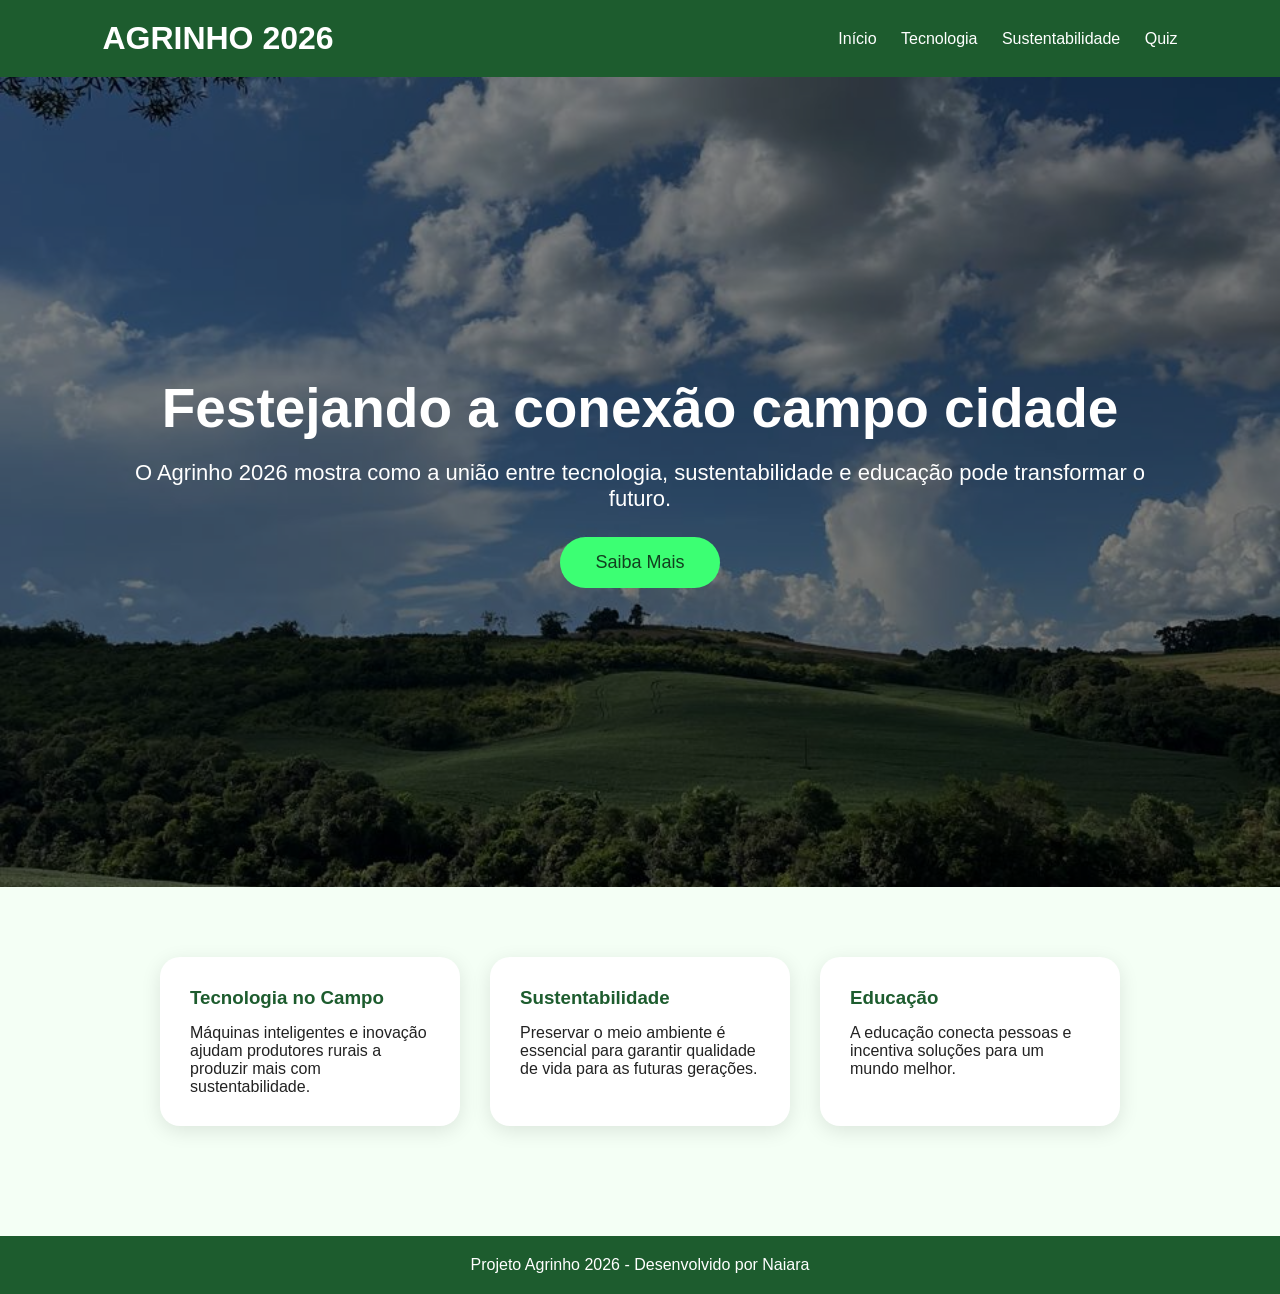
<file: index.html>
<!DOCTYPE html>
<html lang="pt-br">
<head>
    <meta charset="UTF-8">
    <meta name="viewport" content="width=device-width, initial-scale=1.0">
    <title>Agrinho 2026</title>
    <link rel="stylesheet" href="style.css">
</head>
<body>

<header>
    <h1>AGRINHO 2026</h1>

    <nav>
        <a href="index.html">Início</a>
        <a href="tecnologia.html">Tecnologia</a>
       <a  href="sustentabilidade.html">Sustentabilidade</a>
       <a href="quiz.html">Quiz</a>
    </nav>
</header>

<section class="hero">
    <div class="overlay"></div>

    <div class="conteudo">
        <h2>Festejando a conexão campo cidade</h2>

        <p>
            O Agrinho 2026 mostra como a união entre tecnologia,
            sustentabilidade e educação pode transformar o futuro.
        </p>

        <button onclick="mostrarMensagem()">
            Saiba Mais
        </button>
    </div>
</section>

<section class="cards">

    <div class="card">
        <h3>Tecnologia no Campo</h3>

        <p>
            Máquinas inteligentes e inovação ajudam produtores
            rurais a produzir mais com sustentabilidade.
        </p>
    </div>

    <div class="card">
        <h3>Sustentabilidade</h3>

        <p>
            Preservar o meio ambiente é essencial para garantir
            qualidade de vida para as futuras gerações.
        </p>
    </div>

    <div class="card">
        <h3>Educação</h3>

        <p>
            A educação conecta pessoas e incentiva soluções para
            um mundo melhor.
        </p>
    </div>

</section>

<footer>
    <p>Projeto Agrinho 2026 - Desenvolvido por Naiara</p>
</footer>

<script src="script.js"></script>
</body>
</html>
</file>
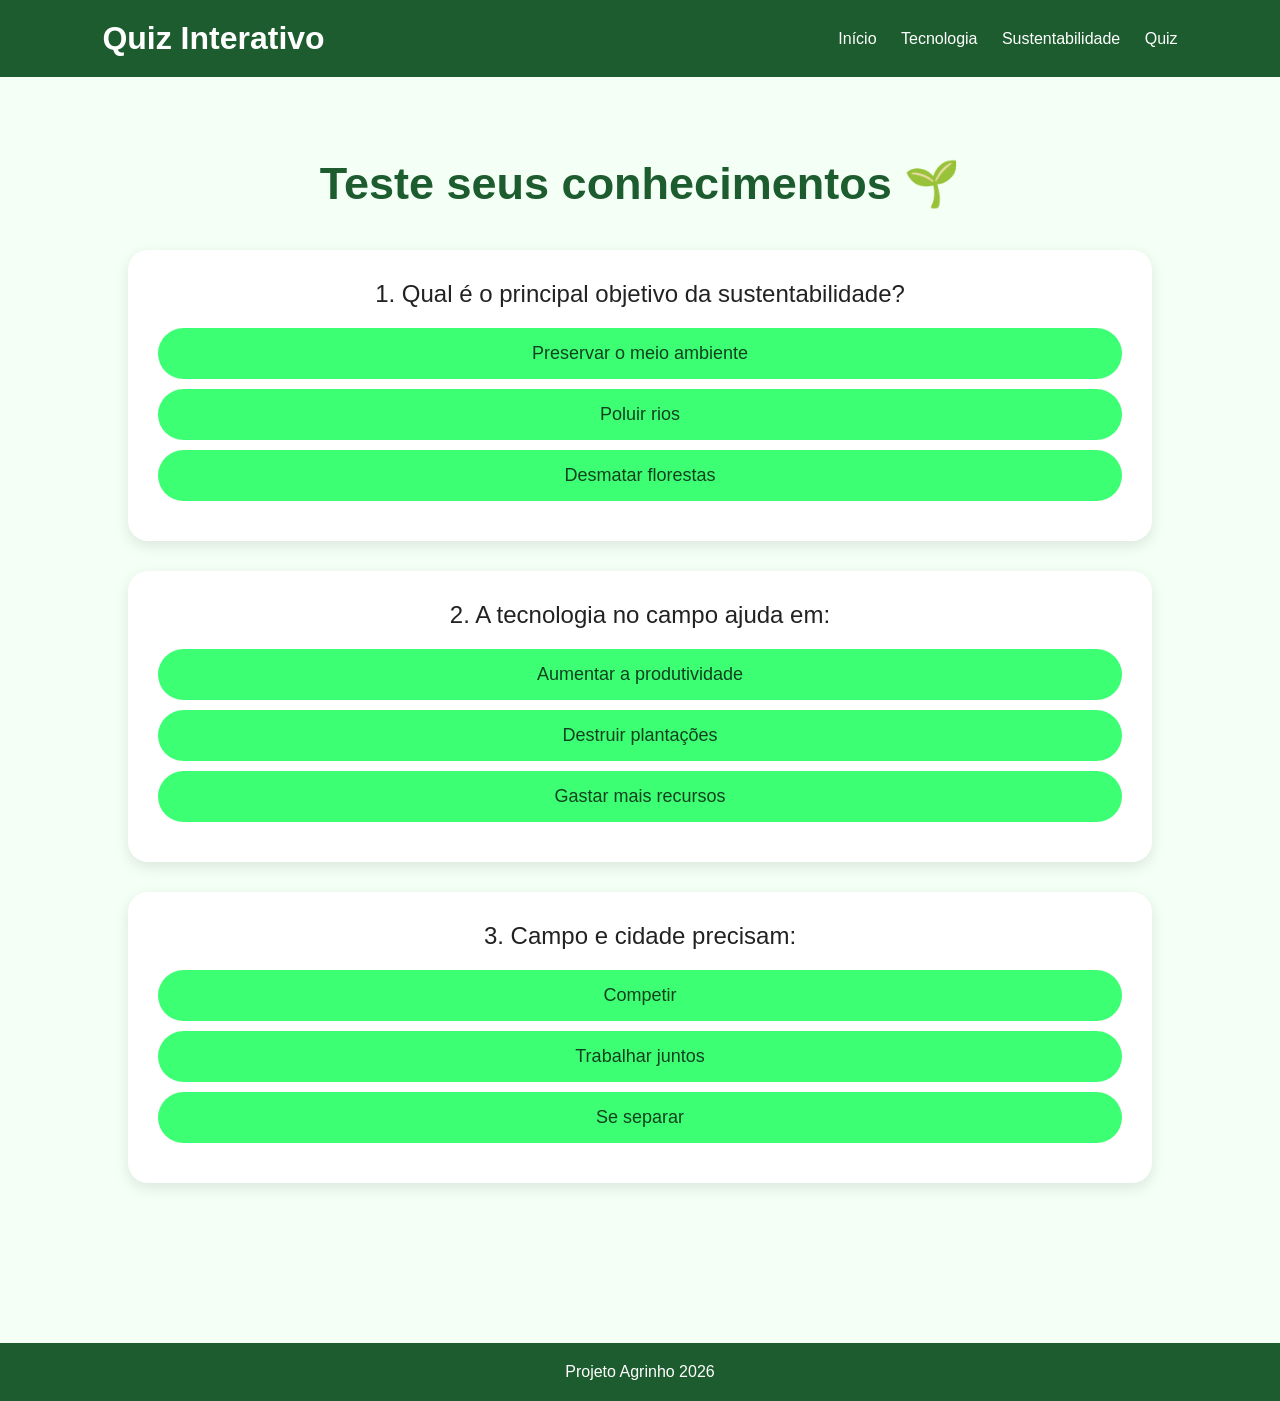
<file: quiz.html>
<!DOCTYPE html>
<html lang="pt-br">
<head>
    <meta charset="UTF-8">
    <meta name="viewport" content="width=device-width, initial-scale=1.0">
    <title>Quiz Agrinho</title>
    <link rel="stylesheet" href="style.css">
</head>
<body>

<header>
    <h1>Quiz Interativo</h1>

    <nav>
        <a href="index.html">Início</a>
        <a href="tecnologia.html">Tecnologia</a>
        <a href="sustentabilidade.html">Sustentabilidade</a>
        <a href="quiz.html">Quiz</a>
    </nav>
</header>

<section class="quiz-container">

    <h2>Teste seus conhecimentos 🌱</h2>

    <div class="pergunta">
        <p>1. Qual é o principal objetivo da sustentabilidade?</p>

        <button onclick="respostaCorreta(this)">
            Preservar o meio ambiente
        </button>

        <button onclick="respostaErrada(this)">
            Poluir rios
        </button>

        <button onclick="respostaErrada(this)">
            Desmatar florestas
        </button>
    </div>

    <div class="pergunta">
        <p>2. A tecnologia no campo ajuda em:</p>

        <button onclick="respostaCorreta(this)">
            Aumentar a produtividade
        </button>

        <button onclick="respostaErrada(this)">
            Destruir plantações
        </button>

        <button onclick="respostaErrada(this)">
            Gastar mais recursos
        </button>
    </div>

    <div class="pergunta">
        <p>3. Campo e cidade precisam:</p>

        <button onclick="respostaErrada(this)">
            Competir
        </button>

        <button onclick="respostaCorreta(this)">
            Trabalhar juntos
        </button>

        <button onclick="respostaErrada(this)">
            Se separar
        </button>
    </div>

    <h3 id="resultado"></h3>

</section>

<footer>
    <p>Projeto Agrinho 2026</p>
</footer>

<script src="script.js"></script>

</body>
</html>
</file>
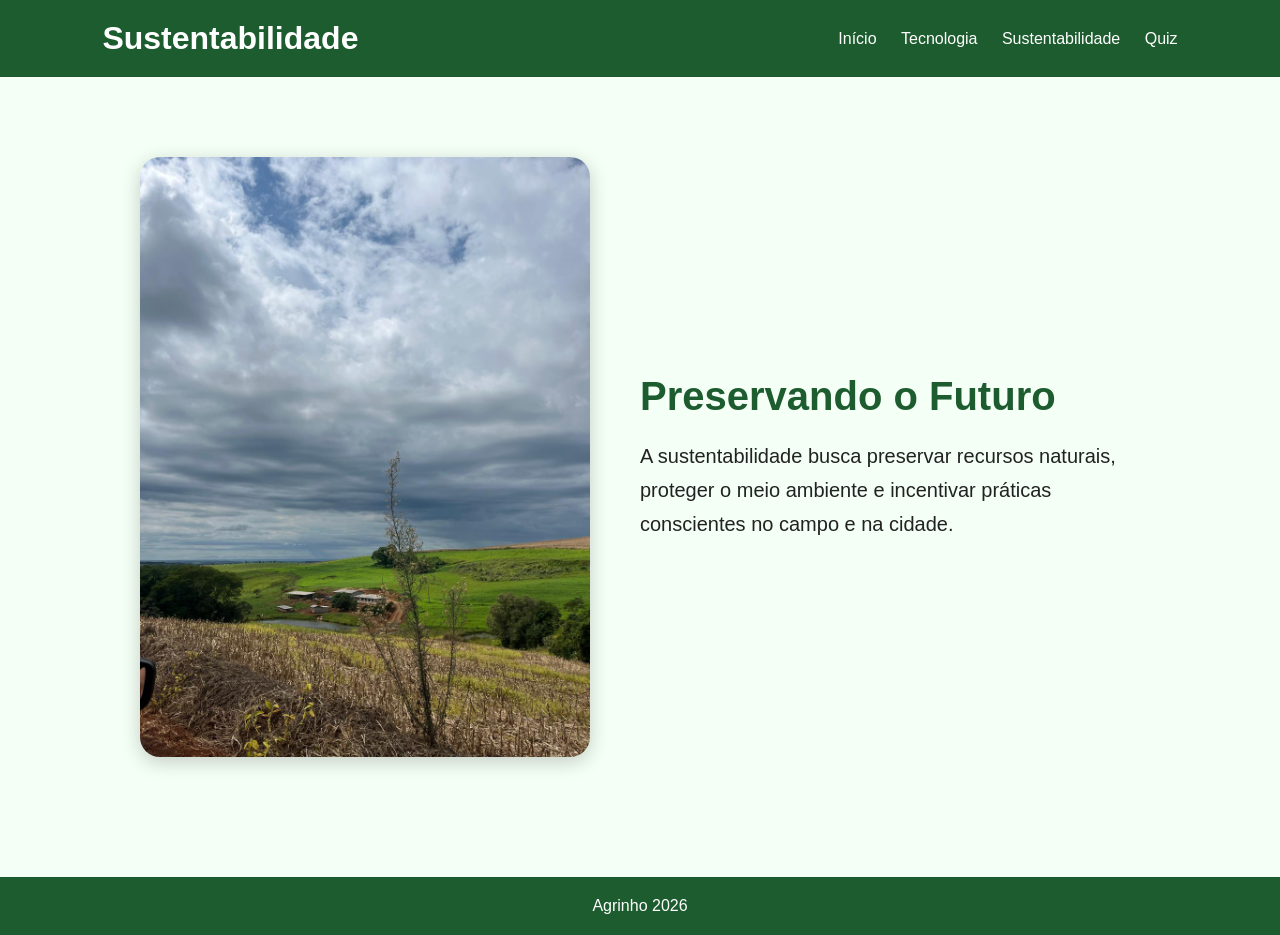
<file: sustentabilidade.html>
<!DOCTYPE html>
<html lang="pt-br">
<head>
    <meta charset="UTF-8">
    <meta name="viewport" content="width=device-width, initial-scale=1.0">
    <title>Sustentabilidade</title>
    <link rel="stylesheet" href="style.css">
</head>
<body>

<header>
    <h1>Sustentabilidade</h1>

    <nav>
        <a href="index.html">Início</a>
        <a href="tecnologia.html">Tecnologia</a>
        <a href="sustentabilidade.html">Sustentabilidade</a>
        <a href="quiz.html">Quiz</a>
    </nav>
</header>

<section class="pagina">
     <img src="foto3.jpeg">

    <div>
        <h2>Preservando o Futuro</h2>

        <p>
            A sustentabilidade busca preservar recursos naturais,
            proteger o meio ambiente e incentivar práticas
            conscientes no campo e na cidade.
        </p>
    </div>
</section>

<footer>
    <p>Agrinho 2026</p>
</footer>

</body>
</html>
</file>
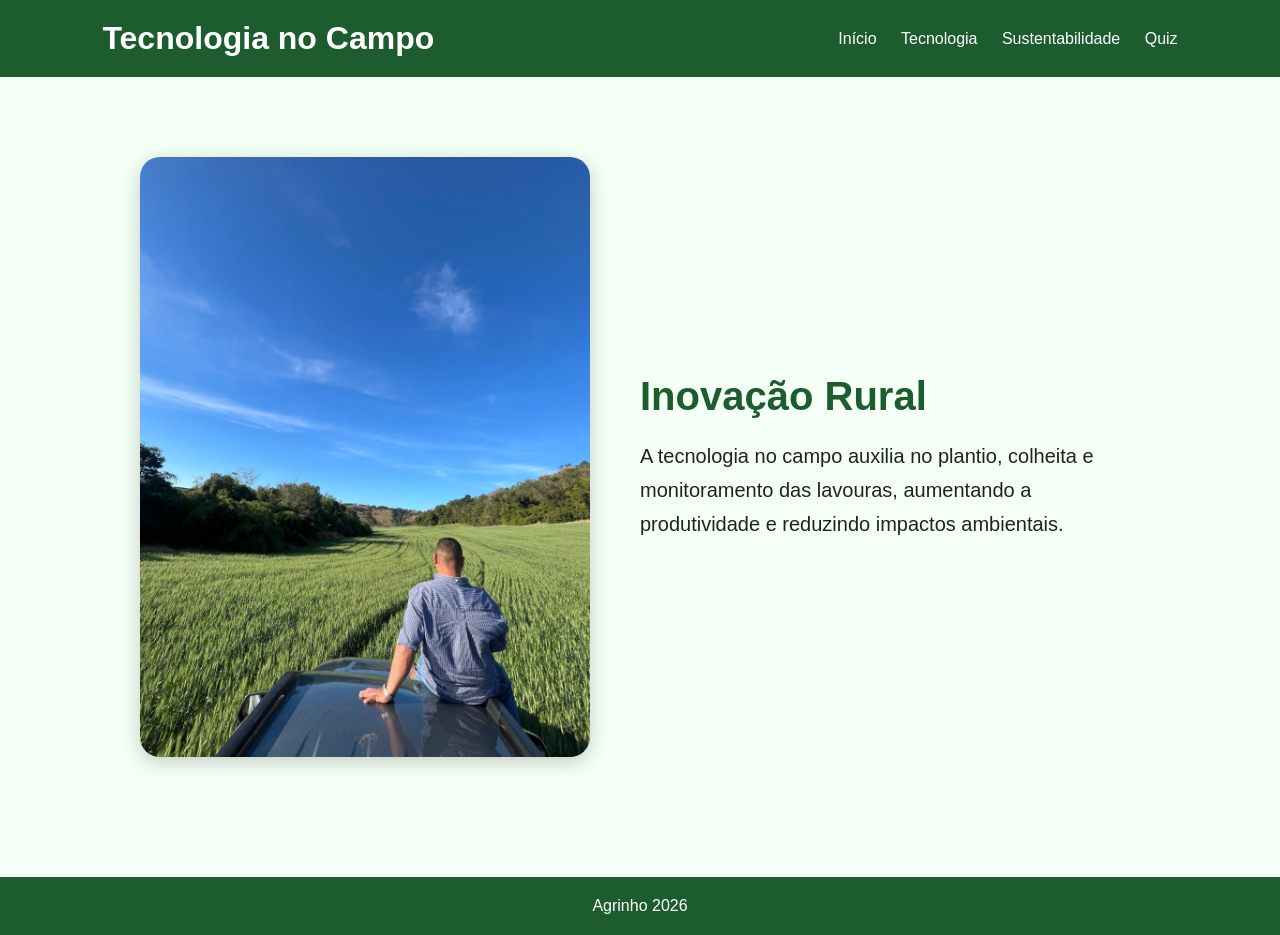
<file: tecnologia.html>
<!DOCTYPE html>
<html lang="pt-br">
<head>
    <meta charset="UTF-8">
    <meta name="viewport" content="width=device-width, initial-scale=1.0">
    <title>Tecnologia</title>
    <link rel="stylesheet" href="style.css">
</head>
<body>

<header>
    <h1>Tecnologia no Campo</h1>

    <nav>
        <a href="index.html">Início</a>
        <a href="tecnologia.html">Tecnologia</a>
        <a href="sustentabilidade.html">Sustentabilidade</a>
        <a href="quiz.html">Quiz</a>
    </nav>
</header>

<section class="pagina"> <img src="cachoeira.jpeg">
   

    <div>
        <h2>Inovação Rural</h2>

        <p>
            A tecnologia no campo auxilia no plantio, colheita e
            monitoramento das lavouras, aumentando a produtividade
            e reduzindo impactos ambientais.
        </p>
    </div>
</section>

<footer>
    <p>Agrinho 2026</p>
</footer>

</body>
</html>
</file>
<file: style.css>
*{
    margin:0;
    padding:0;
    box-sizing:border-box;
    font-family:Arial;
}

body{
    background:#f4fff5;
    color:#222;
}

/* HEADER */

header{
    background:#1d5c2e;
    color:white;
    display:flex;
    justify-content:space-between;
    align-items:center;
    padding:20px 8%;
    position:sticky;
    top:0;
    z-index:100;
}

nav a{
    color:white;
    text-decoration:none;
    margin-left:20px;
    transition:0.3s;
}

nav a:hover{
    color:#9eff9e;
}

/* HERO */

.hero{
    height:90vh;
    background:url('foto2.jpeg');
    background-size:cover;
    background-position:center;
    display:flex;
    justify-content:center;
    align-items:center;
    position:relative;
    text-align:center;
}

.overlay{
    position:absolute;
    width:100%;
    height:100%;
    background:rgba(0,0,0,0.5);
}

.conteudo{
    position:relative;
    color:white;
    z-index:2;
    width:80%;
}

.conteudo h2{
    font-size:55px;
    margin-bottom:20px;
}

.conteudo p{
    font-size:22px;
    margin-bottom:25px;
}

button{
    padding:15px 35px;
    border:none;
    border-radius:30px;
    background:#3cff73;
    color:#12411f;
    font-size:18px;
    cursor:pointer;
    transition:0.4s;
}

button:hover{
    transform:scale(1.05);
    background:white;
}

/* CARDS */

.cards{
    display:flex;
    justify-content:center;
    gap:30px;
    padding:70px 8%;
    flex-wrap:wrap;
}

.card{
    background:white;
    width:300px;
    padding:30px;
    border-radius:20px;
    box-shadow:0 5px 20px rgba(0,0,0,0.1);
    transition:0.4s;
}

.card:hover{
    transform:translateY(-10px);
}

.card h3{
    margin-bottom:15px;
    color:#1d5c2e;
}

/* PÁGINAS */

.pagina{
    display:flex;
    align-items:center;
    justify-content:center;
    gap:50px;
    padding:80px 8%;
    flex-wrap:wrap;
}

.pagina img{
    width:450px;
    border-radius:20px;
    box-shadow:0 5px 20px rgba(0,0,0,0.2);
}

.pagina div{
    max-width:500px;
}

.pagina h2{
    color:#1d5c2e;
    margin-bottom:20px;
    font-size:40px;
}

.pagina p{
    font-size:20px;
    line-height:1.7;
}

/* FOOTER */

footer{
    background:#1d5c2e;
    color:white;
    text-align:center;
    padding:20px;
    margin-top:40px;
}

/* RESPONSIVO */

@media(max-width:900px){

    header{
        flex-direction:column;
        gap:15px;
    }

    .conteudo h2{
        font-size:38px;
    }

    .pagina img{
        width:100%;
    }


}
/* QUIZ */

.quiz-container{
    padding:80px 10%;
    text-align:center;
}

.quiz-container h2{
    font-size:45px;
    color:#1d5c2e;
    margin-bottom:40px;
}

.pergunta{
    background:white;
    padding:30px;
    margin-bottom:30px;
    border-radius:20px;
    box-shadow:0 5px 15px rgba(0,0,0,0.1);
}

.pergunta p{
    font-size:24px;
    margin-bottom:20px;
}

.pergunta button{
    display:block;
    width:100%;
    margin:10px 0;
}

.correta{
    background:#39d353 !important;
    color:white !important;
}

.errada{
    background:#ff4d4d !important;
    color:white !important;
}

#resultado{
    margin-top:40px;
    font-size:35px;
    color:#1d5c2e;
}
</file>
